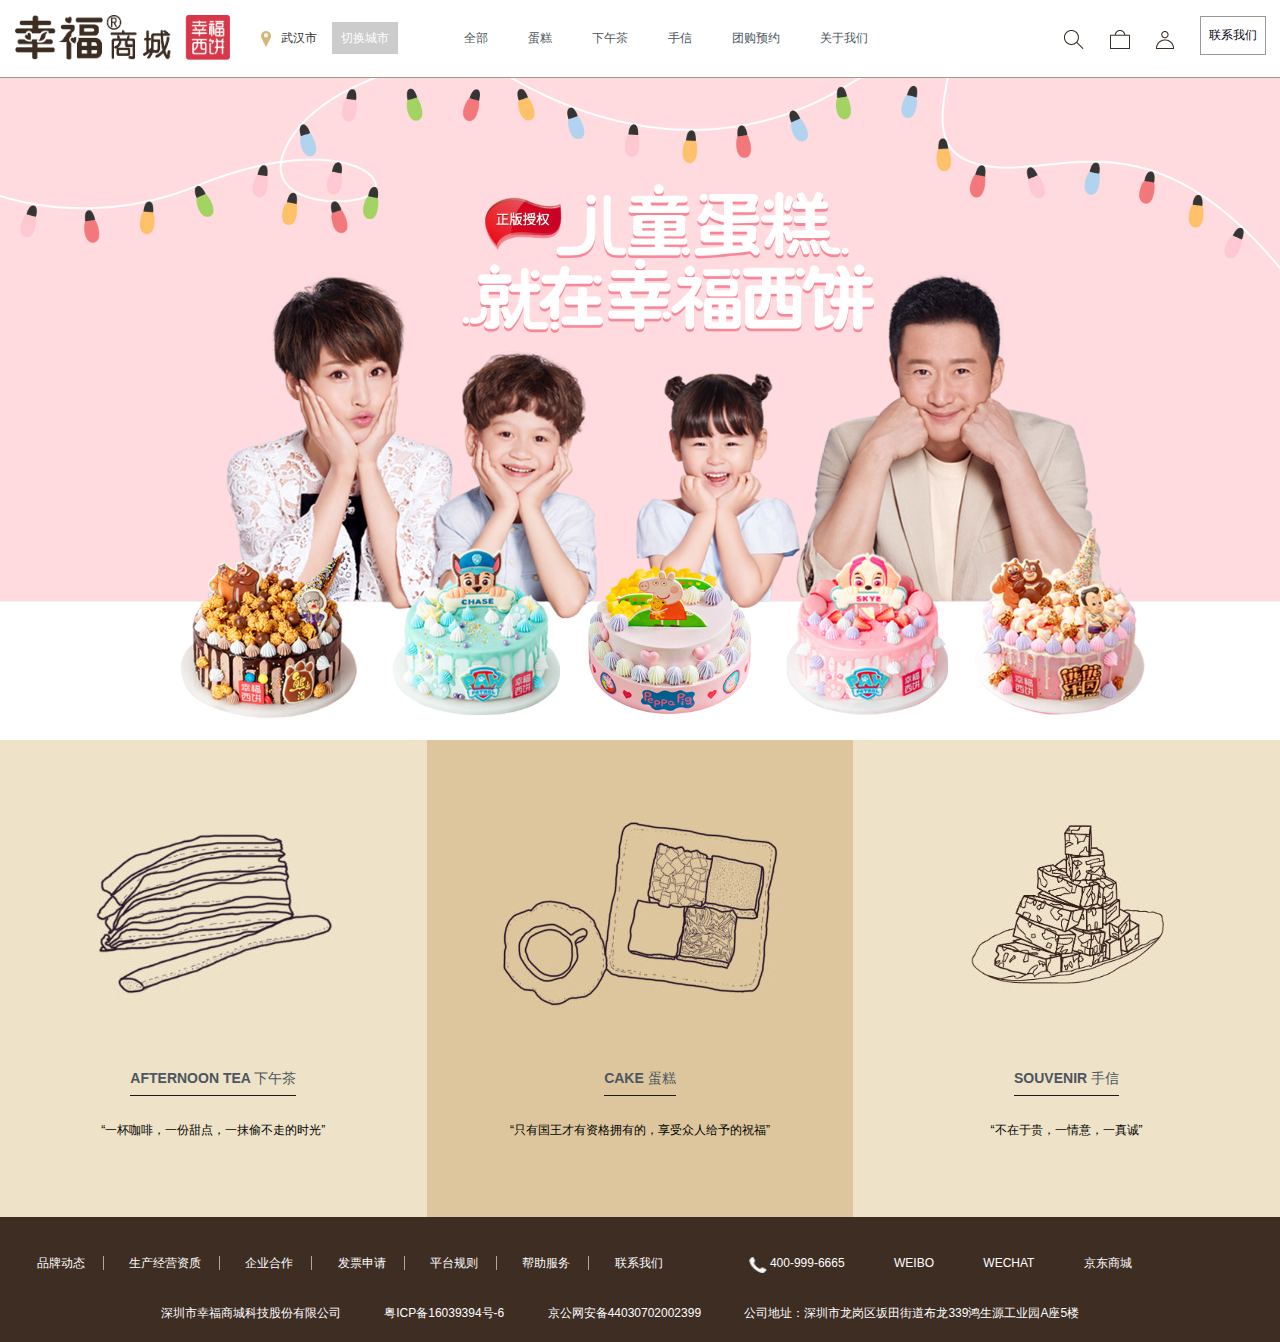
<file: index.html>
<!DOCTYPE html>
<html>
<head>
	<meta charset="utf-8">
	<title>幸福西饼</title>
	<!-- reset.css -->
	<link rel="stylesheet" type="text/css" href="css/base.css">
	<!-- 公共样式 -->
	<link rel="stylesheet" type="text/css" href="css/public.css">
	<!-- index自定义样式 -->
	<link rel="stylesheet" type="text/css" href="css/index.css">
</head>
<body>
	<!-- 页面头部开始 -->
	<div class="header">
		<header>
			<a class="fl" href="#"><img src="images/logo_big01.png" alt=""></a>
			<!-- 城市 -->
			<div class="city fl">
				<img src="images/icon-address.png" alt="">
				<span>武汉市</span>
				<a href="#">切换城市</a>
			</div>
			<div class="nav fl">
				<ul>
					<li><a href="#">全部</a></li>
					<li><a href="#">蛋糕</a></li>
					<li><a href="#">下午茶</a></li>
					<li><a href="#">手信</a></li>
					<li><a href="#">团购预约</a></li>
					<li><a href="#">关于我们</a></li>
				</ul>
			</div>
			<div class="link fr">
				<img src="images/i-search.jpg" alt="">
				<img src="images/i-cart.jpg" alt="">
				<img src="images/i-user.jpg" alt="">
				<a href="#">联系我们</a>
			</div>
		</header>
	</div>
	<!-- 页面头部结束 -->
	<!-- 页面主体开始 -->
	<div class="main">
		<div class="banner">
			<a href="detail.html"><img src="images/bg.jpg" alt=""></a>
		</div>
		<div class="cake_type">
			<div>
				<a href="#"><img src="images/cake_03.jpg" alt=""></a>
				<a href="#">
					<span>AFTERNOON TEA </span>
					<span>下午茶</span>
				</a>
				<p>“一杯咖啡，一份甜点，一抹偷不走的时光”</p>
			</div>
			<div>
				<a href="#"><img src="images/cake_05.jpg" alt=""></a>
				<a href="#">
					<span>CAKE </span>
					<span>蛋糕 </span>
				</a>
				<p>“只有国王才有资格拥有的，享受众人给予的祝福”</p>
			</div>
			<div>
				<a href="#"><img src="images/cake_07.jpg" alt=""></a>
				<a href="#">
					<span>SOUVENIR </span>
					<span>手信 </span>
				</a>
				<p>“不在于贵，一情意，一真诚”</p>
			</div>
		</div>
	</div>
	<!-- 页面主体结束 -->
	<!-- 页脚开始 -->
	<div class="footer">
		<footer>
			<div class="footer_1 clearfix">
				<div class="msg">
					<a href="#">品牌动态</a>
					<a href="#">生产经营资质</a>
					<a href="#">企业合作</a>
					<a href="#">发票申请</a>
					<a href="#">平台规则</a>
					<a href="#">帮助服务</a>
					<a href="#">联系我们</a>
				</div>
				<div class="tel">
					<a href="#">
						<img src="images/tel_03.jpg" alt="">
						<span>400-999-6665</span>
					</a>
					<a href="#">WEIBO</a>
					<a href="#">WECHAT</a>
					<a href="#">京东商城</a>
				</div>
			</div>
			<div class="footer_2">
				<div class="copyright">
					<span>深圳市幸福商城科技股份有限公司</span>
					<span>粤ICP备16039394号-6 </span>
					<span>京公网安备44030702002399</span>
					<span>公司地址：深圳市龙岗区坂田街道布龙339鸿生源工业园A座5楼</span>
				</div>
			</div>
		</footer>
	</div>
	<!-- 页脚结束 -->
</body>
</html>
</file>
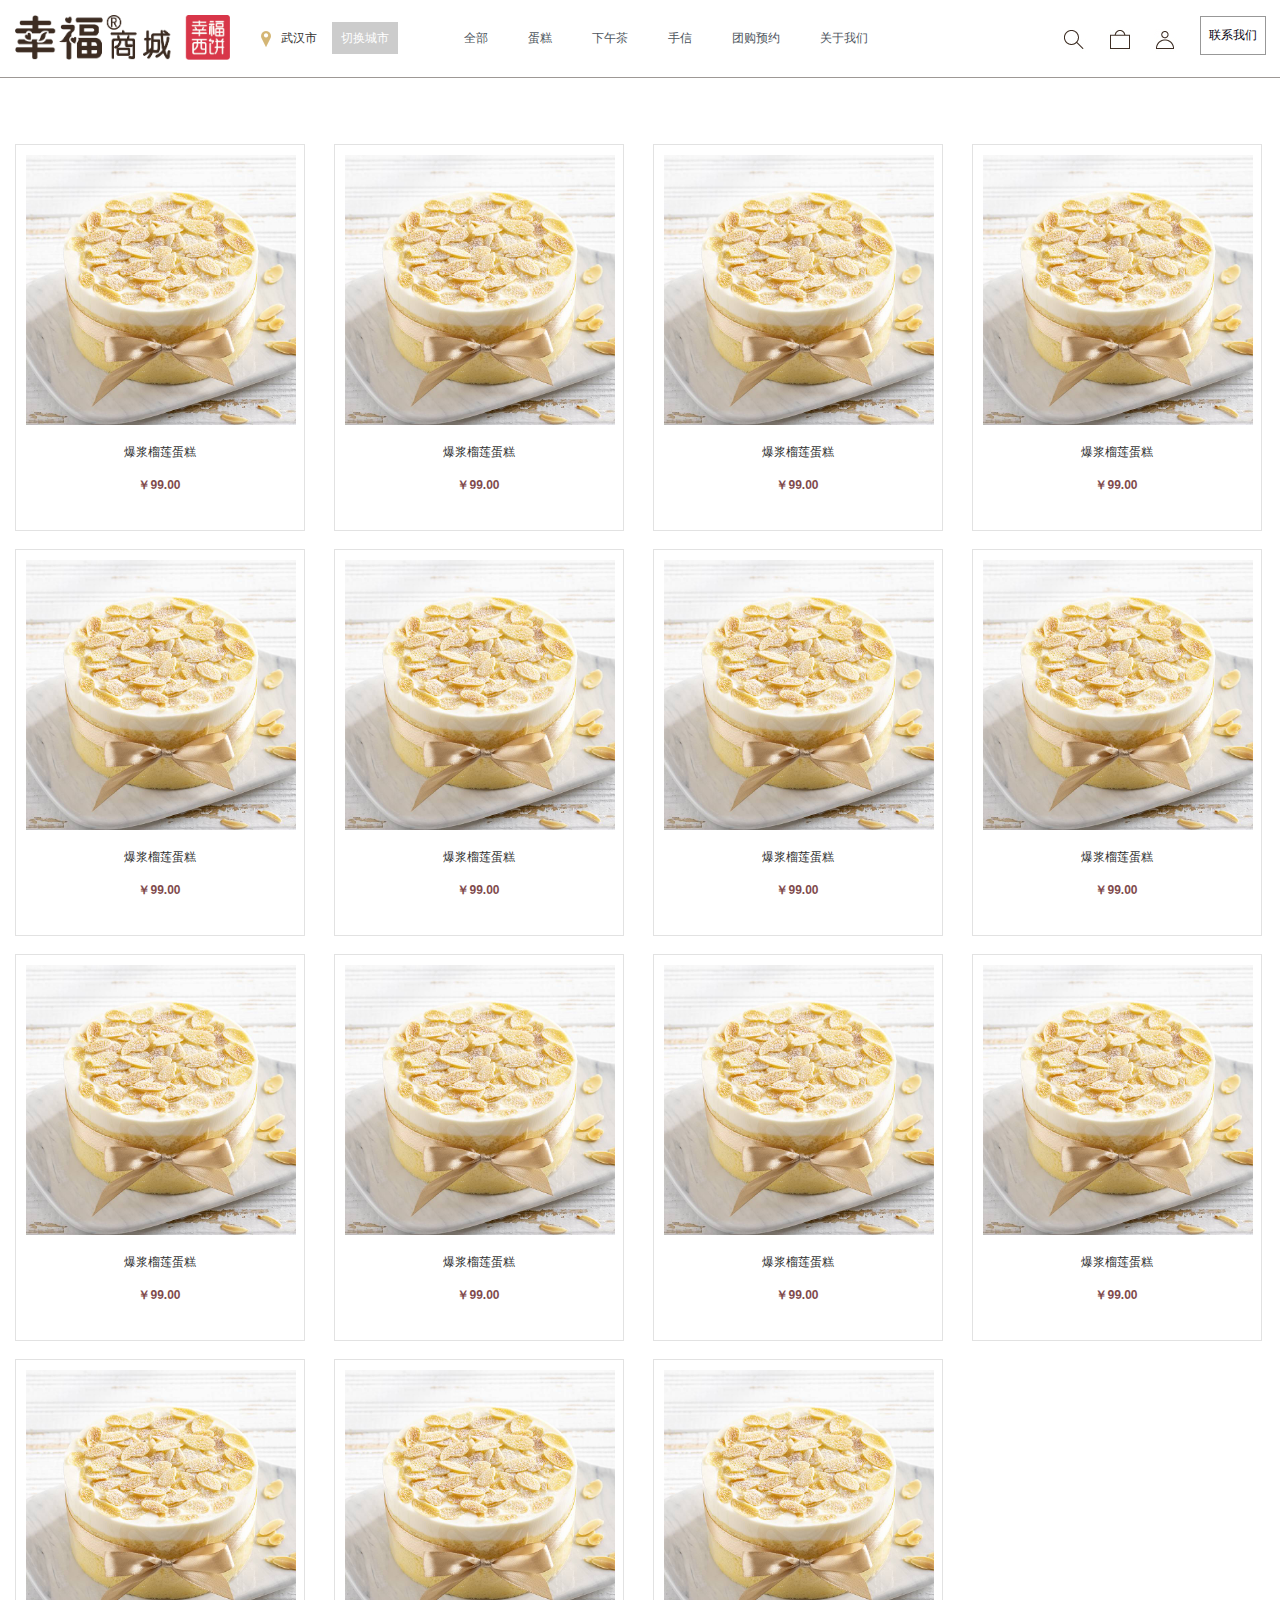
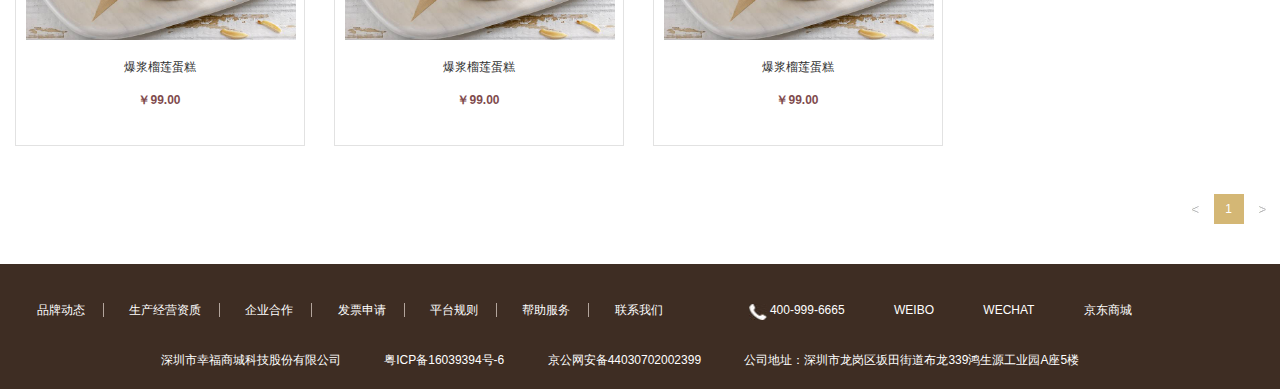
<file: detail.html>
<!DOCTYPE html>
<html>
<head>
	<meta charset="utf-8">
	<title>幸福西饼</title>
	<!-- reset.css -->
	<link rel="stylesheet" type="text/css" href="css/base.css">
	<!-- 公共样式 -->
	<link rel="stylesheet" type="text/css" href="css/public.css">
	<!-- index自定义样式 -->
	<link rel="stylesheet" type="text/css" href="css/detail.css">
</head>
<body>
	<!-- 页面头部开始 -->
	<div class="header">
		<header>
			<a class="fl" href="#"><img src="images/logo_big01.png" alt=""></a>
			<!-- 城市 -->
			<div class="city fl">
				<img src="images/icon-address.png" alt="">
				<span>武汉市</span>
				<a href="#">切换城市</a>
			</div>
			<div class="nav fl">
				<ul>
					<li><a href="#">全部</a></li>
					<li><a href="#">蛋糕</a></li>
					<li><a href="#">下午茶</a></li>
					<li><a href="#">手信</a></li>
					<li><a href="#">团购预约</a></li>
					<li><a href="#">关于我们</a></li>
				</ul>
			</div>
			<div class="link fr">
				<img src="images/i-search.jpg" alt="">
				<img src="images/i-cart.jpg" alt="">
				<img src="images/i-user.jpg" alt="">
				<a href="#">联系我们</a>
			</div>
		</header>
	</div>
	<!-- 页面头部结束 -->
	<!-- detail 详细开始 -->
	<div class="detail">
		<div class="content clearfix">
			<ul class="clearfix">
				<li>
					<img src="images/cake1.jpg" alt="">
					<h5>爆浆榴莲蛋糕</h5>
					<p>￥99.00</p>
				</li>
				<li>
					<img src="images/cake1.jpg" alt="">
					<h5>爆浆榴莲蛋糕</h5>
					<p>￥99.00</p>
				</li>
				<li>
					<img src="images/cake1.jpg" alt="">
					<h5>爆浆榴莲蛋糕</h5>
					<p>￥99.00</p>
				</li>
				<li>
					<img src="images/cake1.jpg" alt="">
					<h5>爆浆榴莲蛋糕</h5>
					<p>￥99.00</p>
				</li>
				<li>
					<img src="images/cake1.jpg" alt="">
					<h5>爆浆榴莲蛋糕</h5>
					<p>￥99.00</p>
				</li>
				<li>
					<img src="images/cake1.jpg" alt="">
					<h5>爆浆榴莲蛋糕</h5>
					<p>￥99.00</p>
				</li>
				<li>
					<img src="images/cake1.jpg" alt="">
					<h5>爆浆榴莲蛋糕</h5>
					<p>￥99.00</p>
				</li>
				<li>
					<img src="images/cake1.jpg" alt="">
					<h5>爆浆榴莲蛋糕</h5>
					<p>￥99.00</p>
				</li>
				<li>
					<img src="images/cake1.jpg" alt="">
					<h5>爆浆榴莲蛋糕</h5>
					<p>￥99.00</p>
				</li>
				<li>
					<img src="images/cake1.jpg" alt="">
					<h5>爆浆榴莲蛋糕</h5>
					<p>￥99.00</p>
				</li>
				<li>
					<img src="images/cake1.jpg" alt="">
					<h5>爆浆榴莲蛋糕</h5>
					<p>￥99.00</p>
				</li>
				<li>
					<img src="images/cake1.jpg" alt="">
					<h5>爆浆榴莲蛋糕</h5>
					<p>￥99.00</p>
				</li>
				<li>
					<img src="images/cake1.jpg" alt="">
					<h5>爆浆榴莲蛋糕</h5>
					<p>￥99.00</p>
				</li>
				<li>
					<img src="images/cake1.jpg" alt="">
					<h5>爆浆榴莲蛋糕</h5>
					<p>￥99.00</p>
				</li>
				<li>
					<img src="images/cake1.jpg" alt="">
					<h5>爆浆榴莲蛋糕</h5>
					<p>￥99.00</p>
				</li>
			</ul>
			<div class="page">
				<img src="images/arrow_03.jpg" alt="">
				<span>1</span>
				<img src="images/arrow_05.jpg" alt="">
			</div>
		</div>
	</div>
	<!-- detail 详细结束 -->
	<!-- 页脚开始 -->
	<div class="footer">
		<footer>
			<div class="footer_1 clearfix">
				<div class="msg">
					<a href="#">品牌动态</a>
					<a href="#">生产经营资质</a>
					<a href="#">企业合作</a>
					<a href="#">发票申请</a>
					<a href="#">平台规则</a>
					<a href="#">帮助服务</a>
					<a href="#">联系我们</a>
				</div>
				<div class="tel">
					<a href="#">
						<img src="images/tel_03.jpg" alt="">
						<span>400-999-6665</span>
					</a>
					<a href="#">WEIBO</a>
					<a href="#">WECHAT</a>
					<a href="#">京东商城</a>
				</div>
			</div>
			<div class="footer_2">
				<div class="copyright">
					<span>深圳市幸福商城科技股份有限公司</span>
					<span>粤ICP备16039394号-6 </span>
					<span>京公网安备44030702002399</span>
					<span>公司地址：深圳市龙岗区坂田街道布龙339鸿生源工业园A座5楼</span>
				</div>
			</div>
		</footer>
	</div>
	<!-- 页脚结束 -->
</body>
</html>
</file>
<file: css/public.css>
@charset "UTF-8";
/* 头部样式 start */
.header {
	position: fixed;
	top: 0;
	left: 0;
	width: 100%;
	height: 77px;
	background: #fff;
	border-bottom: 1px solid #9d9895;
	z-index: 10;
}
header {
	width: 1251px;
	height: 78px;
	margin: 0 auto;
}
header>a>img {
	width: 215px;
	height: 45px;
	margin-top: 15px;
}

.city {
	margin-left: 31px;
	height: 77px;
	line-height: 77px;
	font-size: 12px;
}
.city>img {
	margin-top: 31px;
	margin-right: 7px;
}
.city>a {
	padding: 9px;
	background: #cccccc;
	margin-left: 12px;
	color: #fff;
}
.nav {
	margin-left: 66px;
}

.nav ul li{
	float: left;
	line-height: 77px;
	margin-right: 40px;
	color: #220e03;
}
.link {
	margin-top: 29px;
}
.link img {
	float: left;
	margin-right: 23px;
}
.link a {
	border: 1px solid #989898;
	padding: 11px 8px 12px 8px;
	color: #03000e;
}
/*头部样式 end*/

/*页脚开始*/
.footer {
	height: 125px;
	background: #3e2d23;
}
footer {
	width: 1251px;
    height: 125px;
    margin: 0 auto;
}
.footer_1 .msg {
	float: left;
	margin-top: 40px;
}
.footer_1 .msg a {
	color: #fff;
	padding-left: 22px;
	padding-right: 18px;
	border-right: 1px solid #b3a59c;
}
.footer_1 .msg a:last-child {
	border-right: 0;
}
.footer_1 .tel {
	float: left;
	margin-top: 40px;
	margin-left: 68px;
}
.footer_1 .tel a {
	color: #fff;
	margin-right: 46px;
}
.footer_2 {
	margin-top: 34px;
	text-align: center;
	color: #fff;
}
.footer_2 span {
	margin-right: 40px;
}
</file>
<file: css/index.css>
@charset "UTF-8";
/*Banner 开始*/
.banner {
	height: 662px;
	margin-top: 78px;
}
.banner a img {
	width: 100%;
	height: 662px;
}
/*分类*/
.cake_type {
	width: 100%;
	height: 477px;
}
.cake_type div {
	width: 33.33%;
	height: 477px;
	float: left;
	text-align: center;
}
.cake_type div:first-child {
	background: #eee2c8;
}
.cake_type div:nth-child(2) {
	background: #ddc69d;
}
.cake_type div:last-child {
	background: #eee2c8;
}
.cake_type div a:first-child {
	display: block;
	margin-bottom: 63px;
}
.cake_type div a:nth-child(2) {
	display: inline-block;
	font-size: 14px;
	padding-bottom: 10px;
	border-bottom: 1px solid #1d181c;
}
.cake_type div img {
    margin-top: 77px;
}
.cake_type div span:first-child {
	font-weight: 700;
}
.cake_type div p {
	margin-top: 28px;
	font-size: 12px;
    color: #000100;
}
</file>
<file: css/detail.css>
@charset "UTF-8";
.content {
	width: 1251px;
	height: auto;
	margin: 0 auto;
	padding-top: 66px;
	margin-top: 78px;
}

.content ul li {
	width: 290px;
	border: 1px solid #e2e2e2;
	padding: 10px 10px 39px 10px;
	box-sizing: border-box;
	text-align: center;	
	float: left;
	margin-right: 29px;
	margin-bottom: 18px;
}
.content ul li:nth-child(4n) {
	margin-right: 0;
}
.content ul li>img {
	width: 270px;
    height: 270px;
}
.content ul li>h5 {
	margin: 21px 0;
}
.content ul li>p {
	color: #7f4b4d;
    font-weight: bolder;
}
.content .page {
	float: right;
	margin-top: 30px;
	margin-bottom: 40px;
}
.content .page img {
	float: left;
	width: 7px;
	height: 7px;
	margin-top: 12px;
}
.content .page span {
	display: block;
	width: 30px;
	height: 30px;
	line-height: 30px;
	background: #d4b775;
	text-align: center;
	color: #fff;
	float: left;
	margin: 0 15px;
}
</file>
<file: css/base.css>
@charset "UTF-8";
/*css reset*/
/*清除内外边距*/
body, h1, h2, h3, h4, h5, h6, p, hr, /*结构元素*/
ul, ol, li, dl, dt, dd, /*列表元素*/
form, fieldset, legend, input, button, select, textarea, /*表单元素*/
th, td, /*表格元素*/
pre {
	padding: 0;
	margin: 0;
}

/*重置默认样式*/
body, button, input, select, textarea {
	/*font: 12px/1 微软雅黑, Tahoma, Helvetica, Arial, 宋体, sans-serif;*/
	color: #333;
	font: 12px/1 "Microsoft YaHei", Tahoma, Helvetica, Arial, SimSun, "\5b8b\4f53", sans-serif;  /* 用 ascii 字符表示，使得在任何编码下都无问题 */
}

h1, h2, h3, h4, h5, h6 {
	font-size: 100%;
	font-weight: normal;
}

em, i {
	font-style: normal;
}

a {
	text-decoration: none;
	color:#4d555d;
}

li {
	list-style-type: none;
	vertical-align: top;
}

img {
	border: none;
	/*display: block;*/
	vertical-align: top;
}

textarea {
	overflow: auto;
	resize: none;
}

table {
	border-spacing: 0;
	border-collapse: collapse;
} 

/*常用公共样式*/
.hide,
.none {
	display: none;
}

.fl {
	float: left;
	display: inline;
}

.fr {
	float: right;
	display: inline;
}

.clearfix:before,
.clearfix:after {
	content: " ";
	display: table;

}

.clearfix:after {
	clear: both;
}

.clearfix {
	zoom: 1;
}
</file>
